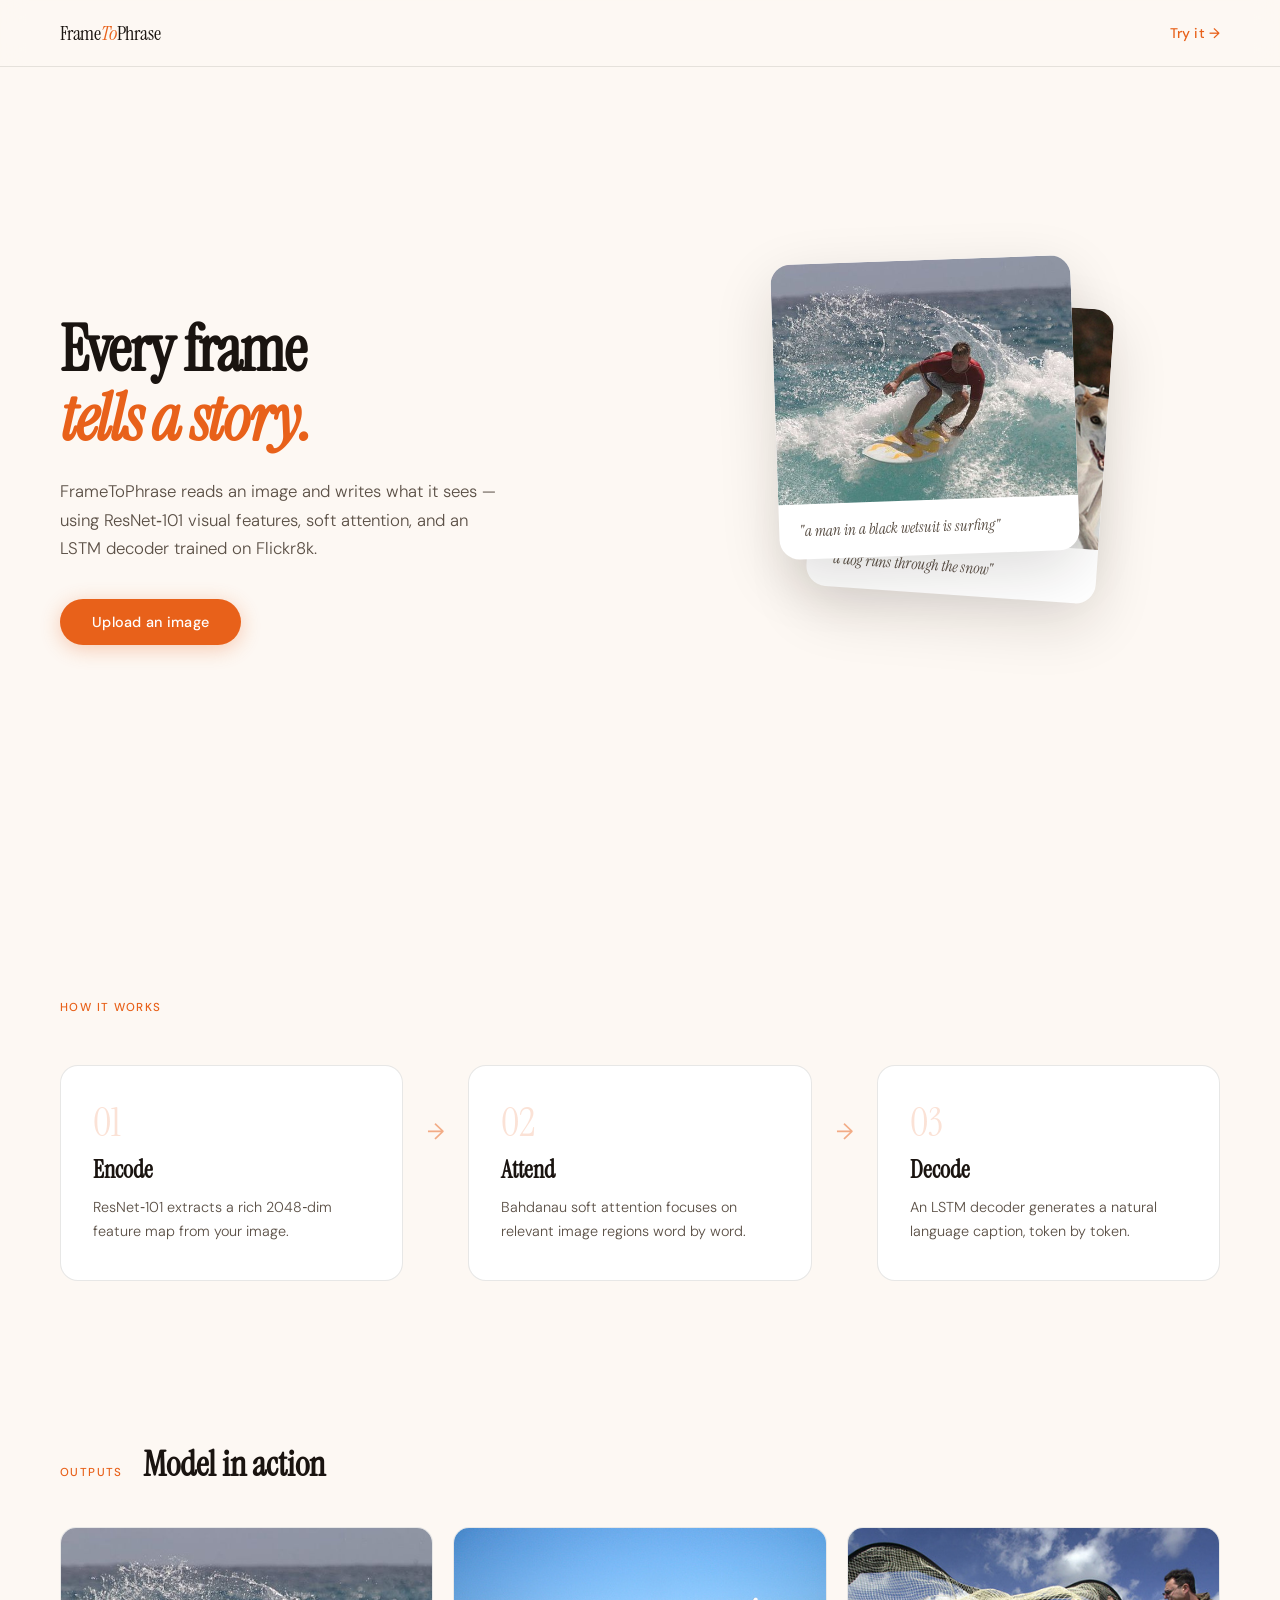
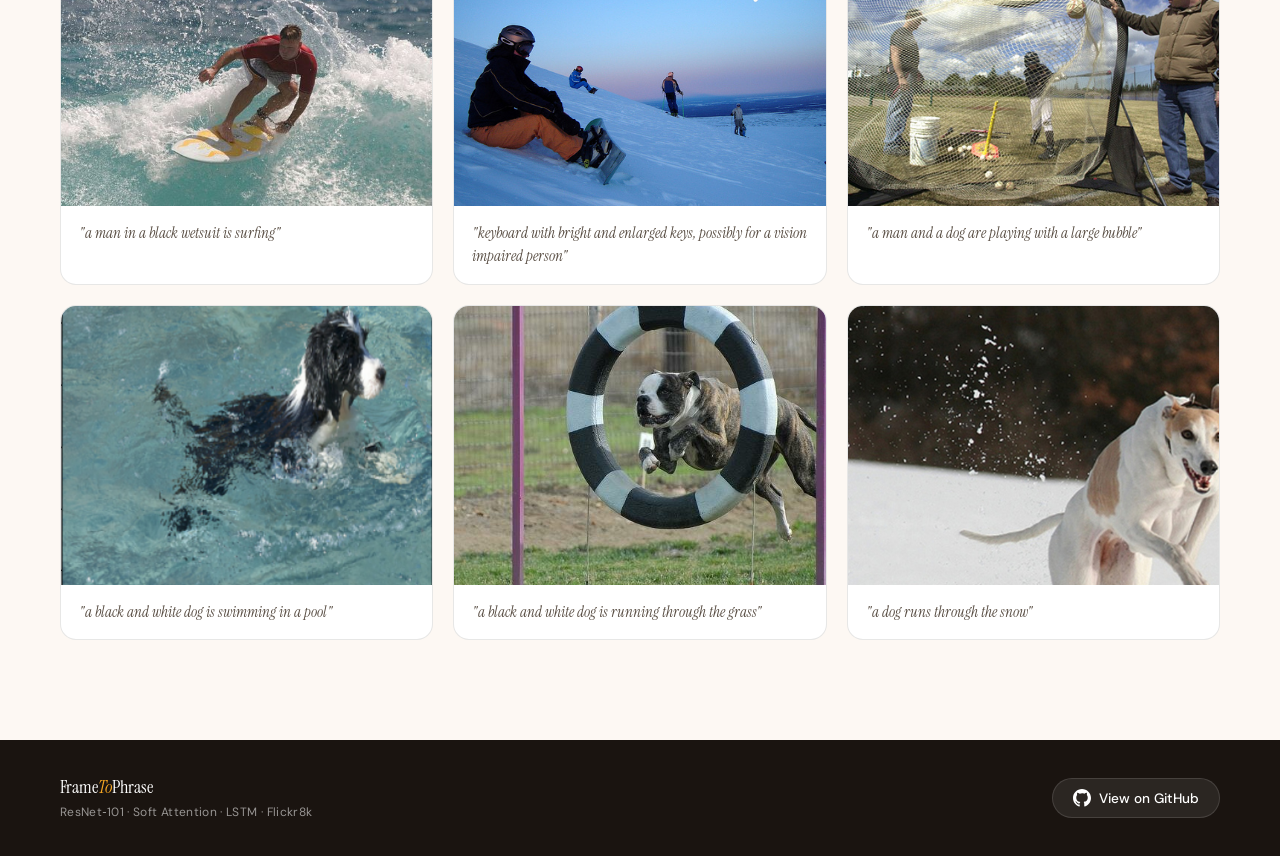
<file: index.html>
<!DOCTYPE html>
<html lang="en">
<head>
  <meta charset="UTF-8" />
  <meta name="viewport" content="width=device-width, initial-scale=1.0" />
  <title>FrameToPhrase</title>
  <link rel="preconnect" href="https://fonts.googleapis.com" />
  <link href="https://fonts.googleapis.com/css2?family=Instrument+Serif:ital@0;1&family=DM+Sans:ital,wght@0,300;0,400;0,500;1,300&display=swap" rel="stylesheet" />
  <link rel="stylesheet" href="styles.css" />
</head>
<body>

  <!-- NAV -->
  <nav class="nav">
    <span class="nav__logo">Frame<em>To</em>Phrase</span>
    <a href="trial.html" class="nav__cta">Try it →</a>
  </nav>

  <!-- HERO -->
  <section class="hero">
    <div class="hero__left">
      <div class="hero__eyebrow"></div>
      <h1 class="hero__title">
        Every frame<br/><em>tells a story.</em>
      </h1>
      <p class="hero__desc">
        FrameToPhrase reads an image and writes what it sees — using ResNet‑101 visual features, soft attention, and an LSTM decoder trained on Flickr8k.
      </p>
      <a href="trial.html" class="btn-primary">Upload an image</a>
    </div>

    <div class="hero__right">
      <div class="hero__stack">
        <div class="hero__card hero__card--back">
          <img src="card_6.jpg" alt="" />
          <p>"a dog runs through the snow"</p>
        </div>
        <div class="hero__card hero__card--front">
          <img src="card_1.jpg" alt="" />
          <p>"a man in a black wetsuit is surfing"</p>
        </div>
      </div>
    </div>
  </section>

  <!-- PIPELINE -->
  <section class="pipeline">
    <div class="pipeline__label">How it works</div>
    <div class="pipeline__steps">
      <div class="pipeline__step">
        <div class="pipeline__num">01</div>
        <h3 class="pipeline__name">Encode</h3>
        <p class="pipeline__desc">ResNet‑101 extracts a rich 2048‑dim feature map from your image.</p>
      </div>
      <div class="pipeline__arrow">→</div>
      <div class="pipeline__step">
        <div class="pipeline__num">02</div>
        <h3 class="pipeline__name">Attend</h3>
        <p class="pipeline__desc">Bahdanau soft attention focuses on relevant image regions word by word.</p>
      </div>
      <div class="pipeline__arrow">→</div>
      <div class="pipeline__step">
        <div class="pipeline__num">03</div>
        <h3 class="pipeline__name">Decode</h3>
        <p class="pipeline__desc">An LSTM decoder generates a natural language caption, token by token.</p>
      </div>
    </div>
  </section>

  <!-- EXAMPLES -->
  <section class="examples">
    <div class="examples__header">
      <span class="examples__label">Outputs</span>
      <h2 class="examples__title">Model in action</h2>
    </div>
    <div class="examples__grid">
      <div class="ex-card">
        <img src="card_1.jpg" class="ex-card__img" alt="Surfer" />
        <p class="ex-card__cap">"a man in a black wetsuit is surfing"</p>
      </div>
      <div class="ex-card">
        <img src="img_3.jpg" class="ex-card__img" alt="Keyboard" />
        <p class="ex-card__cap">"keyboard with bright and enlarged keys, possibly for a vision impaired person"</p>
      </div>
      <div class="ex-card">
        <img src="card_3.jpg" class="ex-card__img" alt="Bubble" />
        <p class="ex-card__cap">"a man and a dog are playing with a large bubble"</p>
      </div>
      <div class="ex-card">
        <img src="img_6.png" class="ex-card__img" alt="Swimming dog" />
        <p class="ex-card__cap">"a black and white dog is swimming in a pool"</p>
      </div>
      <div class="ex-card">
        <img src="img_4.jpg" class="ex-card__img" alt="Running dog" />
        <p class="ex-card__cap">"a black and white dog is running through the grass"</p>
      </div>
      <div class="ex-card">
        <img src="card_6.jpg" class="ex-card__img" alt="Snow dog" />
        <p class="ex-card__cap">"a dog runs through the snow"</p>
      </div>
    </div>
  </section>

  <!-- FOOTER -->
  <footer class="footer">
    <div class="footer__left">
      <span class="footer__logo">Frame<em>To</em>Phrase</span>
      <p class="footer__sub">ResNet‑101 · Soft Attention · LSTM · Flickr8k </p>
    </div>
    <a href="https://github.com/shabnam-codes/FrameToPhrase" target="_blank" rel="noopener" class="footer__gh">
      <svg viewBox="0 0 24 24" fill="currentColor" width="18" height="18" aria-hidden="true"><path d="M12 0C5.374 0 0 5.373 0 12c0 5.302 3.438 9.8 8.207 11.387.599.111.793-.261.793-.577v-2.234c-3.338.726-4.033-1.416-4.033-1.416-.546-1.387-1.333-1.756-1.333-1.756-1.089-.745.083-.729.083-.729 1.205.084 1.839 1.237 1.839 1.237 1.07 1.834 2.807 1.304 3.492.997.107-.775.418-1.305.762-1.604-2.665-.305-5.467-1.334-5.467-5.931 0-1.311.469-2.381 1.236-3.221-.124-.303-.535-1.524.117-3.176 0 0 1.008-.322 3.301 1.23A11.509 11.509 0 0112 5.803c1.02.005 2.047.138 3.006.404 2.291-1.552 3.297-1.23 3.297-1.23.653 1.653.242 2.874.118 3.176.77.84 1.235 1.911 1.235 3.221 0 4.609-2.807 5.624-5.479 5.921.43.372.823 1.102.823 2.222v3.293c0 .319.192.694.801.576C20.566 21.797 24 17.3 24 12c0-6.627-5.373-12-12-12z"/></svg>
      View on GitHub
    </a>
  </footer>

  <script src="script.js"></script>
</body>
</html>
</file>
<file: styles.css>
/* ── RESET & BASE ── */
*, *::before, *::after { margin: 0; padding: 0; box-sizing: border-box; }

:root {
  --cream: #fdf8f3;
  --warm-white: #fff;
  --ink: #1a1410;
  --ink-soft: #5a4f45;
  --accent: #e8611a;
  --accent-warm: #f5a623;
  --border: rgba(26,20,16,.1);
  --serif: 'Instrument Serif', Georgia, serif;
  --sans: 'DM Sans', system-ui, sans-serif;
}

html { scroll-behavior: smooth; }

body {
  font-family: var(--sans);
  background: var(--cream);
  color: var(--ink);
  overflow-x: hidden;
}

/* ── NAV ── */
.nav {
  position: fixed;
  top: 0; left: 0; right: 0;
  z-index: 100;
  display: flex;
  align-items: center;
  justify-content: space-between;
  padding: 20px 60px;
  background: rgba(253,248,243,.85);
  backdrop-filter: blur(12px);
  border-bottom: 1px solid var(--border);
}

.nav__logo {
  font-family: var(--serif);
  font-size: 1.25rem;
  letter-spacing: -.01em;
}
.nav__logo em { font-style: italic; color: var(--accent); }

.nav__cta {
  font-size: .875rem;
  font-weight: 500;
  color: var(--accent);
  text-decoration: none;
  letter-spacing: .01em;
  transition: opacity .2s;
}
.nav__cta:hover { opacity: .7; }

/* ── HERO ── */
.hero {
  min-height: 100vh;
  display: grid;
  grid-template-columns: 1fr 1fr;
  align-items: center;
  gap: 60px;
  padding: 120px 60px 80px;
  max-width: 1280px;
  margin: 0 auto;
}

.hero__eyebrow {
  font-size: .75rem;
  font-weight: 500;
  letter-spacing: .12em;
  text-transform: uppercase;
  color: var(--accent);
  margin-bottom: 20px;
}

.hero__title {
  font-family: var(--serif);
  font-size: clamp(3rem, 5vw, 5rem);
  line-height: 1.08;
  letter-spacing: -.02em;
  margin-bottom: 24px;
  color: var(--ink);
}
.hero__title em {
  font-style: italic;
  color: var(--accent);
}

.hero__desc {
  font-size: 1.05rem;
  line-height: 1.7;
  color: var(--ink-soft);
  max-width: 440px;
  margin-bottom: 36px;
  font-weight: 300;
}

.btn-primary {
  display: inline-block;
  background: var(--accent);
  color: #fff;
  text-decoration: none;
  font-size: .9rem;
  font-weight: 500;
  letter-spacing: .02em;
  padding: 14px 32px;
  border-radius: 40px;
  transition: background .25s, transform .2s, box-shadow .25s;
  box-shadow: 0 4px 20px rgba(232,97,26,.3);
}
.btn-primary:hover {
  background: #c9521a;
  transform: translateY(-2px);
  box-shadow: 0 8px 30px rgba(232,97,26,.4);
}

.hero__stats {
  display: flex;
  align-items: center;
  gap: 24px;
  margin-top: 44px;
}
.hero__stat { display: flex; flex-direction: column; gap: 2px; }
.hero__stat-val {
  font-family: var(--serif);
  font-size: 1.6rem;
  color: var(--ink);
  line-height: 1;
}
.hero__stat-label {
  font-size: .7rem;
  font-weight: 500;
  letter-spacing: .06em;
  text-transform: uppercase;
  color: var(--ink-soft);
}
.hero__stat-sep {
  width: 1px;
  height: 36px;
  background: var(--border);
}

/* ── HERO CARD STACK ── */
.hero__right {
  display: flex;
  justify-content: center;
  align-items: center;
}

.hero__stack {
  position: relative;
  width: 340px;
  height: 420px;
}

.hero__card {
  position: absolute;
  background: #fff;
  border-radius: 20px;
  overflow: hidden;
  box-shadow: 0 20px 60px rgba(26,20,16,.14);
  transition: transform .4s ease;
}

.hero__card img {
  width: 100%;
  height: 240px;
  object-fit: cover;
  display: block;
}

.hero__card p {
  font-family: var(--serif);
  font-style: italic;
  font-size: .95rem;
  color: var(--ink-soft);
  padding: 16px 20px;
  line-height: 1.5;
}

.hero__card--back {
  width: 290px;
  top: 40px;
  left: 40px;
  transform: rotate(4deg);
  z-index: 1;
}

.hero__card--front {
  width: 300px;
  top: 0;
  left: 0;
  transform: rotate(-2deg);
  z-index: 2;
}

.hero__stack:hover .hero__card--back  { transform: rotate(6deg) translateY(-8px); }
.hero__stack:hover .hero__card--front { transform: rotate(-4deg) translateY(-4px); }

/* ── PIPELINE ── */
.pipeline {
  padding: 100px 60px;
  max-width: 1280px;
  margin: 0 auto;
}

.pipeline__label {
  font-size: .72rem;
  font-weight: 500;
  letter-spacing: .12em;
  text-transform: uppercase;
  color: var(--accent);
  margin-bottom: 50px;
}

.pipeline__steps {
  display: flex;
  align-items: flex-start;
  gap: 24px;
}

.pipeline__step {
  flex: 1;
  padding: 36px 32px;
  background: var(--warm-white);
  border-radius: 18px;
  border: 1px solid var(--border);
  transition: box-shadow .3s, transform .3s;
}
.pipeline__step:hover {
  box-shadow: 0 12px 40px rgba(232,97,26,.1);
  transform: translateY(-4px);
}

.pipeline__num {
  font-family: var(--serif);
  font-size: 2.5rem;
  color: rgba(232,97,26,.18);
  line-height: 1;
  margin-bottom: 12px;
}

.pipeline__name {
  font-family: var(--serif);
  font-size: 1.5rem;
  margin-bottom: 10px;
  color: var(--ink);
}

.pipeline__desc {
  font-size: .9rem;
  color: var(--ink-soft);
  line-height: 1.7;
  font-weight: 300;
}

.pipeline__arrow {
  font-size: 1.4rem;
  color: var(--accent);
  opacity: .5;
  padding-top: 52px;
  flex-shrink: 0;
}

/* ── EXAMPLES ── */
.examples {
  padding: 60px 60px 100px;
  max-width: 1280px;
  margin: 0 auto;
}

.examples__header {
  display: flex;
  align-items: baseline;
  gap: 20px;
  margin-bottom: 40px;
}

.examples__label {
  font-size: .72rem;
  font-weight: 500;
  letter-spacing: .12em;
  text-transform: uppercase;
  color: var(--accent);
}

.examples__title {
  font-family: var(--serif);
  font-size: 2.2rem;
  color: var(--ink);
}

.examples__grid {
  display: grid;
  grid-template-columns: repeat(3, 1fr);
  gap: 20px;
}

.ex-card {
  background: var(--warm-white);
  border-radius: 16px;
  overflow: hidden;
  border: 1px solid var(--border);
  transition: transform .3s, box-shadow .3s;
}
.ex-card:hover {
  transform: translateY(-5px);
  box-shadow: 0 16px 40px rgba(26,20,16,.1);
}

.ex-card__img {
  width: 100%;
  aspect-ratio: 4/3;
  object-fit: cover;
  display: block;
}

.ex-card__cap {
  font-family: var(--serif);
  font-style: italic;
  font-size: .95rem;
  color: var(--ink-soft);
  padding: 16px 18px;
  line-height: 1.5;
}

/* ── FOOTER ── */
.footer {
  background: var(--ink);
  color: rgba(255,255,255,.55);
  display: flex;
  align-items: center;
  justify-content: space-between;
  padding: 36px 60px;
  flex-wrap: wrap;
  gap: 20px;
}

.footer__logo {
  display: block;
  font-family: var(--serif);
  font-size: 1.1rem;
  color: #fff;
  margin-bottom: 6px;
}
.footer__logo em { font-style: italic; color: var(--accent-warm); }

.footer__sub {
  font-size: .75rem;
  letter-spacing: .03em;
}

.footer__gh {
  display: inline-flex;
  align-items: center;
  gap: 8px;
  background: rgba(255,255,255,.08);
  color: #fff;
  text-decoration: none;
  font-size: .85rem;
  font-weight: 500;
  padding: 10px 20px;
  border-radius: 30px;
  border: 1px solid rgba(255,255,255,.12);
  transition: background .25s, transform .2s;
}
.footer__gh:hover { background: rgba(255,255,255,.14); transform: translateY(-1px); }

/* ── RESPONSIVE ── */
@media (max-width: 960px) {
  .hero { grid-template-columns: 1fr; padding: 120px 30px 60px; gap: 60px; }
  .hero__right { order: -1; }
  .pipeline { padding: 60px 30px; }
  .pipeline__steps { flex-direction: column; }
  .pipeline__arrow { display: none; }
  .examples { padding: 40px 30px 80px; }
  .examples__grid { grid-template-columns: repeat(2, 1fr); }
  .nav { padding: 18px 30px; }
  .footer { padding: 30px; }
}

@media (max-width: 560px) {
  .examples__grid { grid-template-columns: 1fr; }
  .hero__stack { width: 280px; height: 360px; }
  .hero__card--back { width: 240px; }
  .hero__card--front { width: 250px; }
}
</file>
